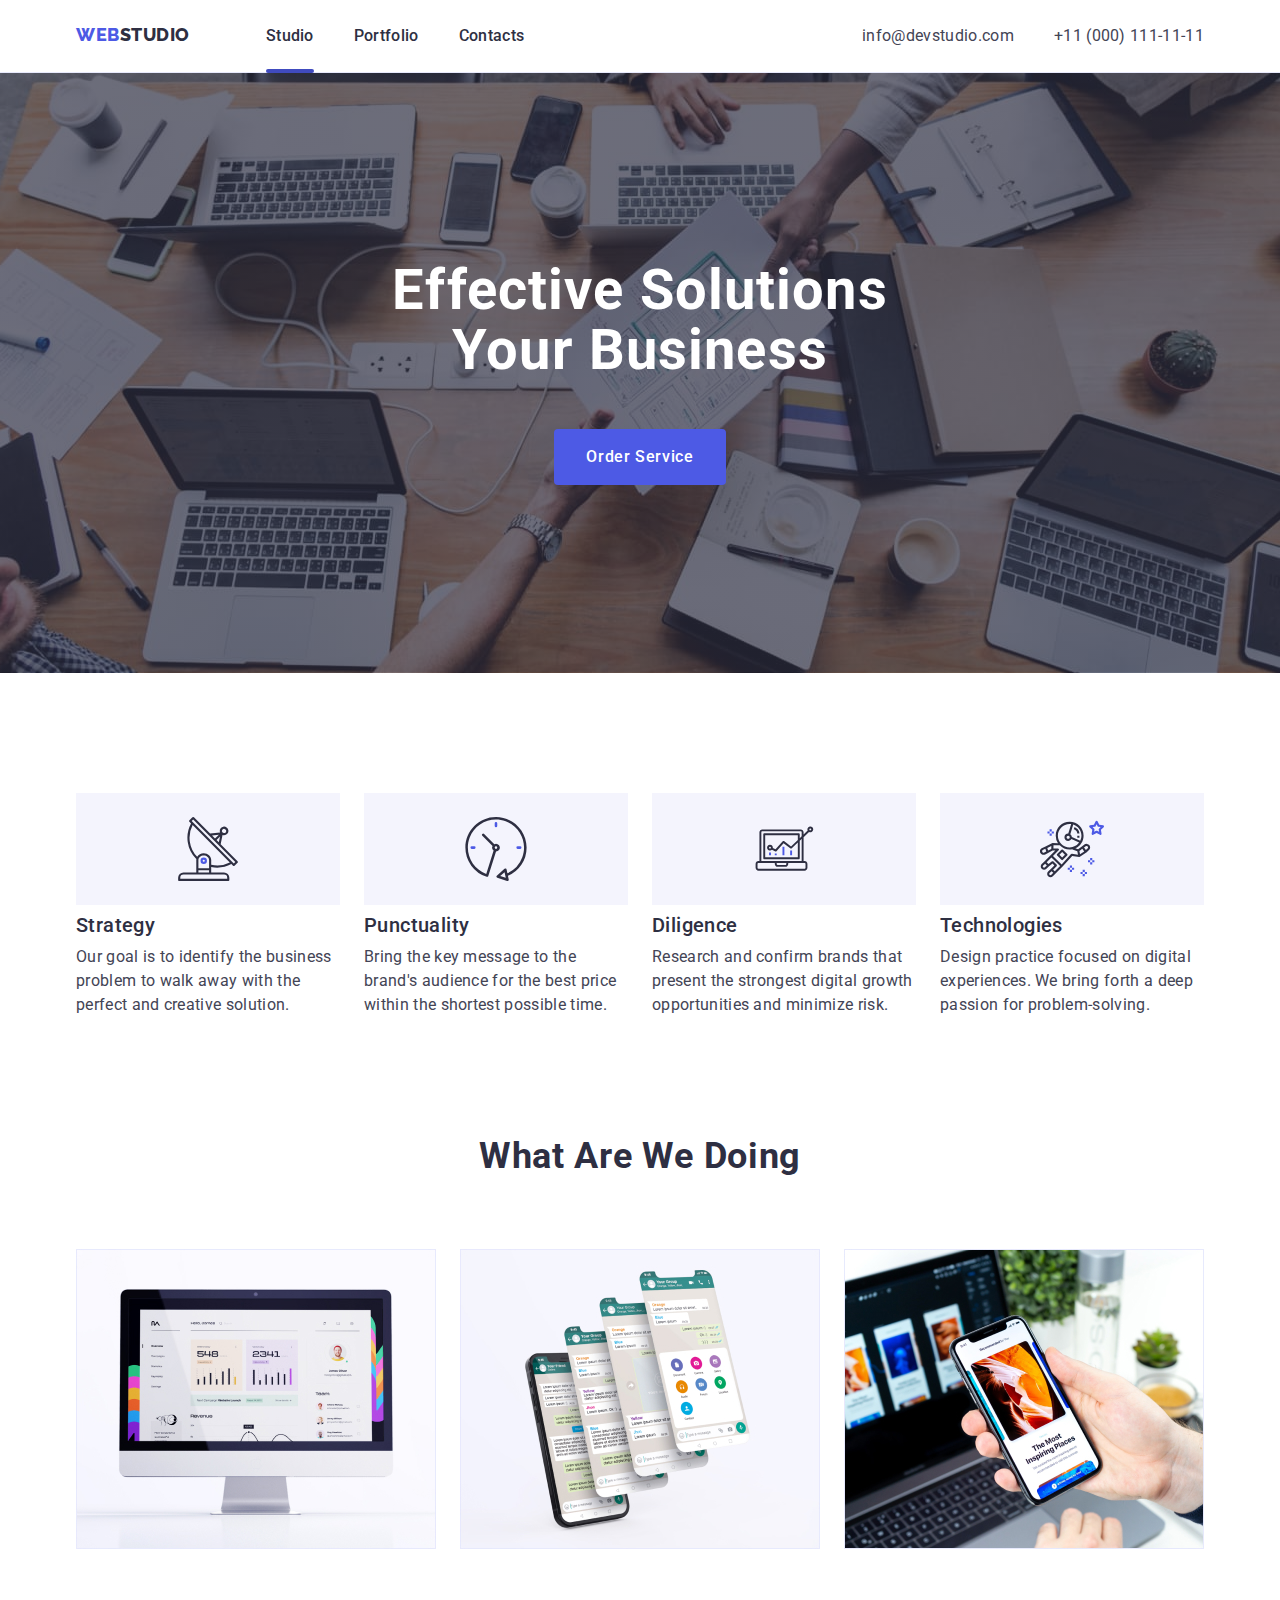
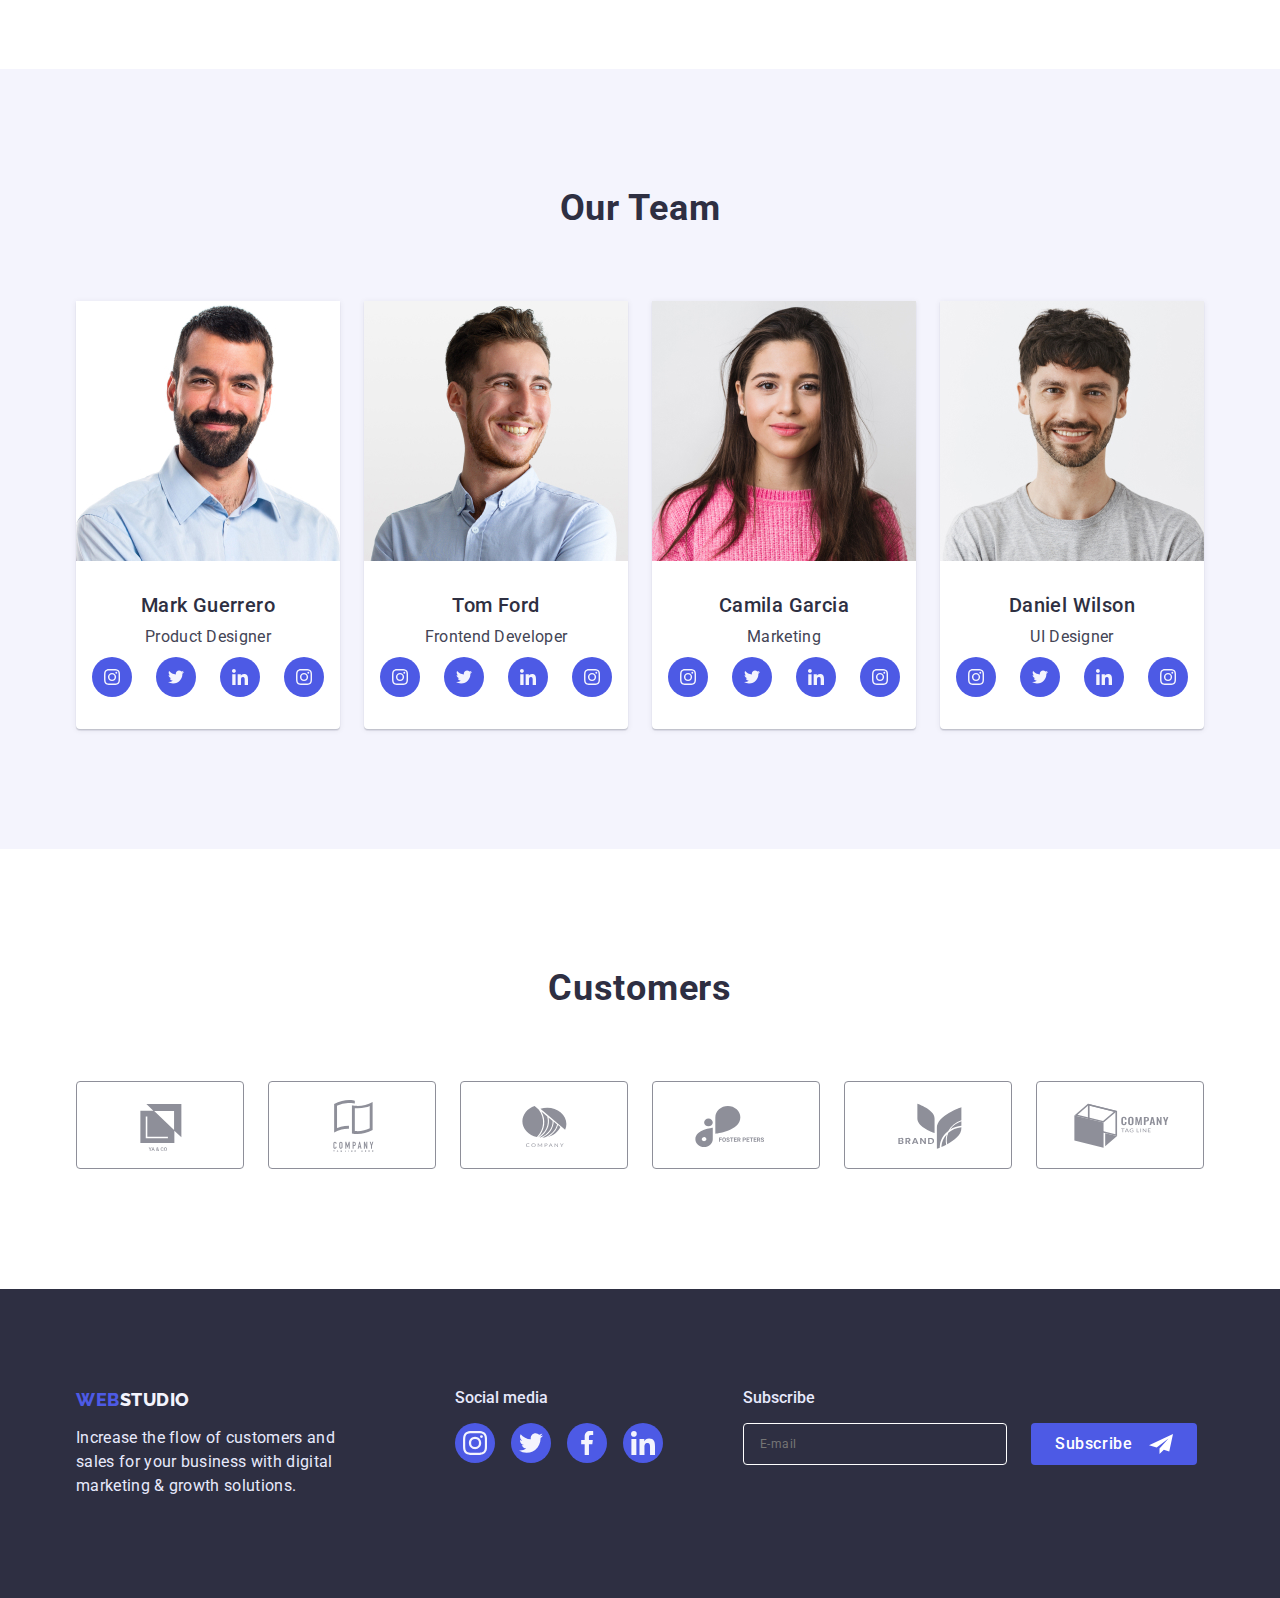
<file: index.html>
<!DOCTYPE html>
<html lang="en">

<head>
  <meta charset="UTF-8" />
  <meta http-equiv="X-UA-Compatible" content="IE=edge" />
  <meta name="viewport" content="width=device-width, initial-scale=1.0" />

  <link rel="preconnect" href="https://fonts.googleapis.com" />
  <link rel="preconnect" href="https://fonts.gstatic.com" crossorigin />
  <link href="https://fonts.googleapis.com/css2?family=Raleway:wght@800&family=Roboto:wght@400;500;700;900&display=swap"
    rel="stylesheet" />

  <link rel="stylesheet"
    href="https://cdnjs.cloudflare.com/ajax/libs/modern-normalize/1.1.0/modern-normalize.min.css" />

  <link rel="stylesheet" href="./css/style.css" />

  <title>Document</title>
</head>

<body>
  <!-- header -->
  <header class="header">
    <div class="container main-nav">
      <nav class="header-nav">
        <a href="./index.html" class="header-logo link active-page">Web<span class="header-logo-color">Studio</span></a>
        <ul class="header-nav-list list">
          <li class="header-item">
            <a href="./index.html" class="header-item-link link active-page">Studio</a>
          </li>
          <li class="header-item">
            <a href="./portfolio.html" class="header-item-link link">Portfolio</a>
          </li>
          <li class="header-item">
            <a href="" class="header-item-link link">Contacts</a>
          </li>
        </ul>
      </nav>
      <!-- header-contacts -->
      <address class="auth-nav">
        <ul class="auth-nav-list list">
          <li class="auth-nav-item">
            <a href="mailto:info@devstudio.com" class="auth-nav-link link">info@devstudio.com</a>
          </li>
          <li class="auth-nav-item">
            <a href="tel:+110001111111" class="auth-nav-link link">+11 (000) 111-11-11</a>
          </li>
        </ul>
      </address>
    </div>
  </header>
  <main>
    <!-- hero -->
    <section class="hero">
      <div class="container">
        <h1 class="hero-title">
          Effective Solutions <br />
          Your Business
        </h1>
        <button data-modal-open type="button" class="hero-btn">Order Service</button>
      </div>
    </section>

    <div data-modal class="backdrop is-hidden">
      <div class="modal">
        <button type="button" data-modal-close class="backdrop-button">
          <svg class="svg-btn-close" width="8" height="8">
            <use href="./images/icons.svg#icon-close-black-18dp"></use>
          </svg>
        </button>
        <p class="modal-title">Leave your contacts and we will call you back</p>
        <form class="modal-form">
          <label class="modal-form-field">
            <label class="modal-label">
              <span class="modal-label-title">Name</span>
              <span class="input-wrap">
                <input type="text" name="user-name" class="modal-input" required />
                <svg class="modal-icon" width="18" height="18">
                  <use href="./images/icons.svg#icon-person-black-18dp-1-1"></use>
                </svg>
              </span>
            </label>
            <label class="modal-label">
              <span class="modal-label-title">Phone</span>
              <span class="input-wrap">
                <input type="tel" name="user-phone" class="modal-input">
                <svg class="modal-icon" width="18" height="24">
                  <use href="./images/icons.svg#icon-phone-black-18dp-1"></use>
                </svg>
              </span>
            </label>
            <label class="modal-label">
              <span class="modal-label-title">Email</span>
              <span class="input-wrap">
                <input type="email" name="user-email" class="modal-input">
                <svg class="modal-icon" width="18" height="24">
                  <use href="./images/icons.svg#icon-email-black-18dp-1"></use>
                </svg>
              </span>
            </label>
            <label class="modal-label">
              <span class="modal-label-title">Comment</span>
              <span class="input-wrap textarea">
                <textarea name="user-comment" class="modal-textarea" placeholder="Text input"></textarea>
              </span>
            </label>
            <div class="modal-field">
              <input type="checkbox" id="privacy" name="privacy" value="true" class="input-check is-hidden">
              <label for="privacy" class="check-text">
                <span>
                  <svg class="check-icon" width="10" height="8">
                    <use href="./images/icons.svg#icon-Vector-1"></use>
                  </svg>
                </span>
               I accept the terms and conditions of the &nbsp<a href="" class="checkbox-link">Privacy Policy</a></label>
            </div>

            <button type="submit" class="modal-button">Send</button>


          </label>
        </form>
      </div>
    </div>

    <!-- section-1 -->

    <section class="section">
      <div class="container ">
        <h2 hidden class="section-title">features</h2>
        <ul class="features list">
          <li class="features-item">
            <a class="features-item-link link" href="">
              <svg class="features-icon" width="64" height="64">
                <use href="./images/icons.svg#icon-strategy"></use>
              </svg>
            </a>
            <h3 class="title">Strategy</h3>
            <p class="description">
              Our goal is to identify the business problem to walk away with
              the perfect and creative solution.
            </p>
          </li>
          <li class="features-item">
            <a class="features-item-link link" href="">
              <svg class="features-icon" width="64" height="64">
                <use href="./images/icons.svg#icon-punctuality"></use>
              </svg>
            </a>
            <h3 class="title">Punctuality</h3>
            <p class="description">
              Bring the key message to the brand's audience for the best price
              within the shortest possible time.
            </p>
          </li>
          <li class="features-item">
            <a class="features-item-link link" href="">
              <svg class="features-icon" width="64" height="64">
                <use href="./images/icons.svg#icon-diligence"></use>
              </svg>
            </a>
            <h3 class="title">Diligence</h3>
            <p class="description">
              Research and confirm brands that present the strongest digital
              growth opportunities and minimize risk.
            </p>
          </li>
          <li class="features-item">
            <a class="features-item-link link" href="">
              <svg class="features-icon" width="64" height="64">
                <use href="./images/icons.svg#icon-technologies"></use>
              </svg>
            </a>
            <h3 class="title">Technologies</h3>
            <p class="description">
              Design practice focused on digital experiences. We bring forth a
              deep passion for problem-solving.
            </p>
          </li>
        </ul>
      </div>
    </section>

    <!-- section-2 -->

    <section class="section no-padding">
      <div class="container">
        <h2 class="section-title">What are we doing</h2>
        <ul class="work-list list">
          <li class="work-list-item">
            <img src="./images/img1.jpg" alt="analitics" width="360" height="300" />
          </li>
          <li class="work-list-item">
            <img src="./images/img2.jpg" alt="massangers" width="360" height="300" />
          </li>
          <li class="work-list-item">
            <img src="./images/img3.jpg" alt="recomended for you" width="360" height="300" />
          </li>
        </ul>
      </div>
    </section>

    <!-- section-3 -->

    <section class="section team">
      <div class="container">
        <h2 class="section-title">Our Team</h2>
        <ul class="worker list">
          <li class="worker-list">
            <img src="./images/img4.jpg" alt="Mark Guerrero" width="264" height="260" />
            <div class="worker-item-description">
              <h3 class="title">Mark Guerrero</h3>
              <p class="description">Product Designer</p>
              <ul class="worker-soc-list list">
                <li class="worker-soc-item">
                  <a class="worker-soc-link link" href="">
                    <svg class="worker-soc-icon" width="16" height="16">
                      <use href="./images/icons.svg#icon-instagram"></use>
                    </svg>
                  </a>
                </li>
                <li class="worker-soc-item">
                  <a class="worker-soc-link link" href="">
                    <svg class="worker-soc-icon" width="16" height="16">
                      <use href="./images/icons.svg#icon-twitter"></use>
                    </svg>
                  </a>
                </li>
                <li class="worker-soc-item">
                  <a class="worker-soc-link link" href="">
                    <svg class="worker-soc-icon" width="16" height="16">
                      <use href="./images/icons.svg#icon-linkedin"></use>
                    </svg>
                  </a>
                </li>
                <li class="worker-soc-item">
                  <a class="worker-soc-link link" href="">
                    <svg class="worker-soc-icon" width="16" height="16">
                      <use href="./images/icons.svg#icon-instagram"></use>
                    </svg>
                  </a>
                </li>
              </ul>
            </div>
          </li>
          <li class="worker-list">
            <img src="./images/img5.jpg" alt="Tom Ford" width="264" height="260" />
            <div class="worker-item-description">
              <h3 class="title">Tom Ford</h3>
              <p class="description">Frontend Developer</p>
              <ul class="worker-soc-list list">
                <li class="worker-soc-item">
                  <a class="worker-soc-link link" href="">
                    <svg class="worker-soc-icon" width="16" height="16">
                      <use href="./images/icons.svg#icon-instagram"></use>
                    </svg>
                  </a>
                </li>
                <li class="worker-soc-item">
                  <a class="worker-soc-link link" href="">
                    <svg class="worker-soc-icon" width="16" height="16">
                      <use href="./images/icons.svg#icon-twitter"></use>
                    </svg>
                  </a>
                </li>
                <li class="worker-soc-item">
                  <a class="worker-soc-link link" href="">
                    <svg class="worker-soc-icon" width="16" height="16">
                      <use href="./images/icons.svg#icon-linkedin"></use>
                    </svg>
                  </a>
                </li>
                <li class="worker-soc-item">
                  <a class="worker-soc-link link" href="">
                    <svg class="worker-soc-icon" width="16" height="16">
                      <use href="./images/icons.svg#icon-instagram"></use>
                    </svg>
                  </a>
                </li>
              </ul>
            </div>
          </li>
          <li class="worker-list">
            <img src="./images/img6.jpg" alt="Camila Garcia" width="264" height="260" />
            <div class="worker-item-description">
              <h3 class="title">Camila Garcia</h3>
              <p class="description">Marketing</p>
              <ul class="worker-soc-list list">
                <li class="worker-soc-item">
                  <a class="worker-soc-link link" href="">
                    <svg class="worker-soc-icon" width="16" height="16">
                      <use href="./images/icons.svg#icon-instagram"></use>
                    </svg>
                  </a>
                </li>
                <li class="worker-soc-item">
                  <a class="worker-soc-link link" href="">
                    <svg class="worker-soc-icon" width="16" height="16">
                      <use href="./images/icons.svg#icon-twitter"></use>
                    </svg>
                  </a>
                </li>
                <li class="worker-soc-item">
                  <a class="worker-soc-link link" href="">
                    <svg class="worker-soc-icon" width="16" height="16">
                      <use href="./images/icons.svg#icon-linkedin"></use>
                    </svg>
                  </a>
                </li>
                <li class="worker-soc-item">
                  <a class="worker-soc-link link" href="">
                    <svg class="worker-soc-icon" width="16" height="16">
                      <use href="./images/icons.svg#icon-instagram"></use>
                    </svg>
                  </a>
                </li>
              </ul>
            </div>
          </li>
          <li class="worker-list">
            <img src="./images/img7.jpg" alt="Daniel Wilson" width="264" height="260" />
            <div class="worker-item-description">
              <h3 class="title">Daniel Wilson</h3>
              <p class="description">UI Designer</p>
              <ul class="worker-soc-list list">
                <li class="worker-soc-item">
                  <a class="worker-soc-link link" href="">
                    <svg class="worker-soc-icon" width="16" height="16">
                      <use href="./images/icons.svg#icon-instagram"></use>
                    </svg>
                  </a>
                </li>
                <li class="worker-soc-item">
                  <a class="worker-soc-link link" href="">
                    <svg class="worker-soc-icon" width="16" height="16">
                      <use href="./images/icons.svg#icon-twitter"></use>
                    </svg>
                  </a>
                </li>
                <li class="worker-soc-item">
                  <a class="worker-soc-link link" href="">
                    <svg class="worker-soc-icon" width="16" height="16">
                      <use href="./images/icons.svg#icon-linkedin"></use>
                    </svg>
                  </a>
                </li>
                <li class="worker-soc-item">
                  <a class="worker-soc-link link" href="">
                    <svg class="worker-soc-icon" width="16" height="16">
                      <use href="./images/icons.svg#icon-instagram"></use>
                    </svg>
                  </a>
                </li>
              </ul>
            </div>
          </li>
        </ul>
      </div>
    </section>

    <!-- Customers -->

    <section class="section">
      <div class="container">
        <h2 class="section-title">Customers</h2>
        <ul class="customers list">
          <li class="customers-list-item">
            <a class="customers-link link" href="">
              <svg class="customers-icon" width="104" height="56">
                <use href="./images/icons.svg#icon-Logo"></use>
              </svg>
            </a>
          </li>
          <li class="customers-list-item">
            <a class="customers-link link" href="">
              <svg class="customers-icon" width="104" height="56">
                <use href="./images/icons.svg#icon-Logo-1"></use>
              </svg>
            </a>
          </li>
          <li class="customers-list-item">
            <a class="customers-link link" href="">
              <svg class="customers-icon" width="104" height="56">
                <use href="./images/icons.svg#icon-Logo-2"></use>
              </svg>
            </a>
          </li>
          <li class="customers-list-item">
            <a class="customers-link link" href="">
              <svg class="customers-icon" width="104" height="56">
                <use href="./images/icons.svg#icon-Logo-3"></use>
              </svg>
            </a>
          </li>
          <li class="customers-list-item">
            <a class="customers-link link" href="">
              <svg class="customers-icon" width="104" height="56">
                <use href="./images/icons.svg#icon-Logo-4"></use>
              </svg>
            </a>
          </li>
          <li class="customers-list-item">
            <a class="customers-link link" href="">
              <svg class="customers-icon" width="104" height="56">
                <use href="./images/icons.svg#icon-Logo-5"></use>
              </svg>
            </a>
          </li>
        </ul>
      </div>
    </section>

  </main>
  <!-- footer -->

  <footer class="footer">
    <div class="container-footer container">
      <div class="logo">
        <a href="./index.html" class="footer-logo link">Web<span class="logo-footer">Studio</span></a>
        <p class="description">
          Increase the flow of customers and <br>sales for your business with
          digital <br>marketing & growth solutions.
        </p>
      </div>
      <div class="footer-soc">
        <p class="footer-soc-description">Social media</p>
        <ul class="footer-soc-list list">
          <li class="footer-soc-item">
            <a class="footer-soc-link link" href="">
              <svg class="footer-soc-icon" width="24" height="24">
                <use href="./images/icons.svg#icon-instagram"></use>
              </svg>
            </a>
          </li>
          <li class="footer-soc-item">
            <a class="footer-soc-link link" href="">
              <svg class="footer-soc-icon" width="24" height="24">
                <use href="./images/icons.svg#icon-twitter"></use>
              </svg>
            </a>
          </li>
          <li class="footer-soc-item">
            <a class="footer-soc-link link" href="">
              <svg class="footer-soc-icon" width="24" height="24">
                <use href="./images/icons.svg#icon-facebook"></use>
              </svg>
            </a>
          </li>
          <li class="footer-soc-item">
            <a class="footer-soc-link link" href="">
              <svg class="footer-soc-icon" width="24" height="24">
                <use href="./images/icons.svg#icon-linkedin"></use>
              </svg>
            </a>
          </li>
        </ul>
      </div>
      <div class="footer-sub-form">
      <p class="subscribe-text">Subscribe</p>
      <form class="footer-subscribe">
        <input type="email" id="subscribe" name="subscribe" placeholder="E-mail" class="input-subscribe">
        <button type="submit" class="footer-subscribe-button">Subscribe 
          <svg class="footer-button-icon" width="24" height="24">
          <use href="./images/icons.svg#icon-Frame-3"></use>
        </svg>
    </button>
      </form>
    </div>
    </div>
  </footer>
  <script src="./js/modal.js"></script>
</body>

</html>
</file>
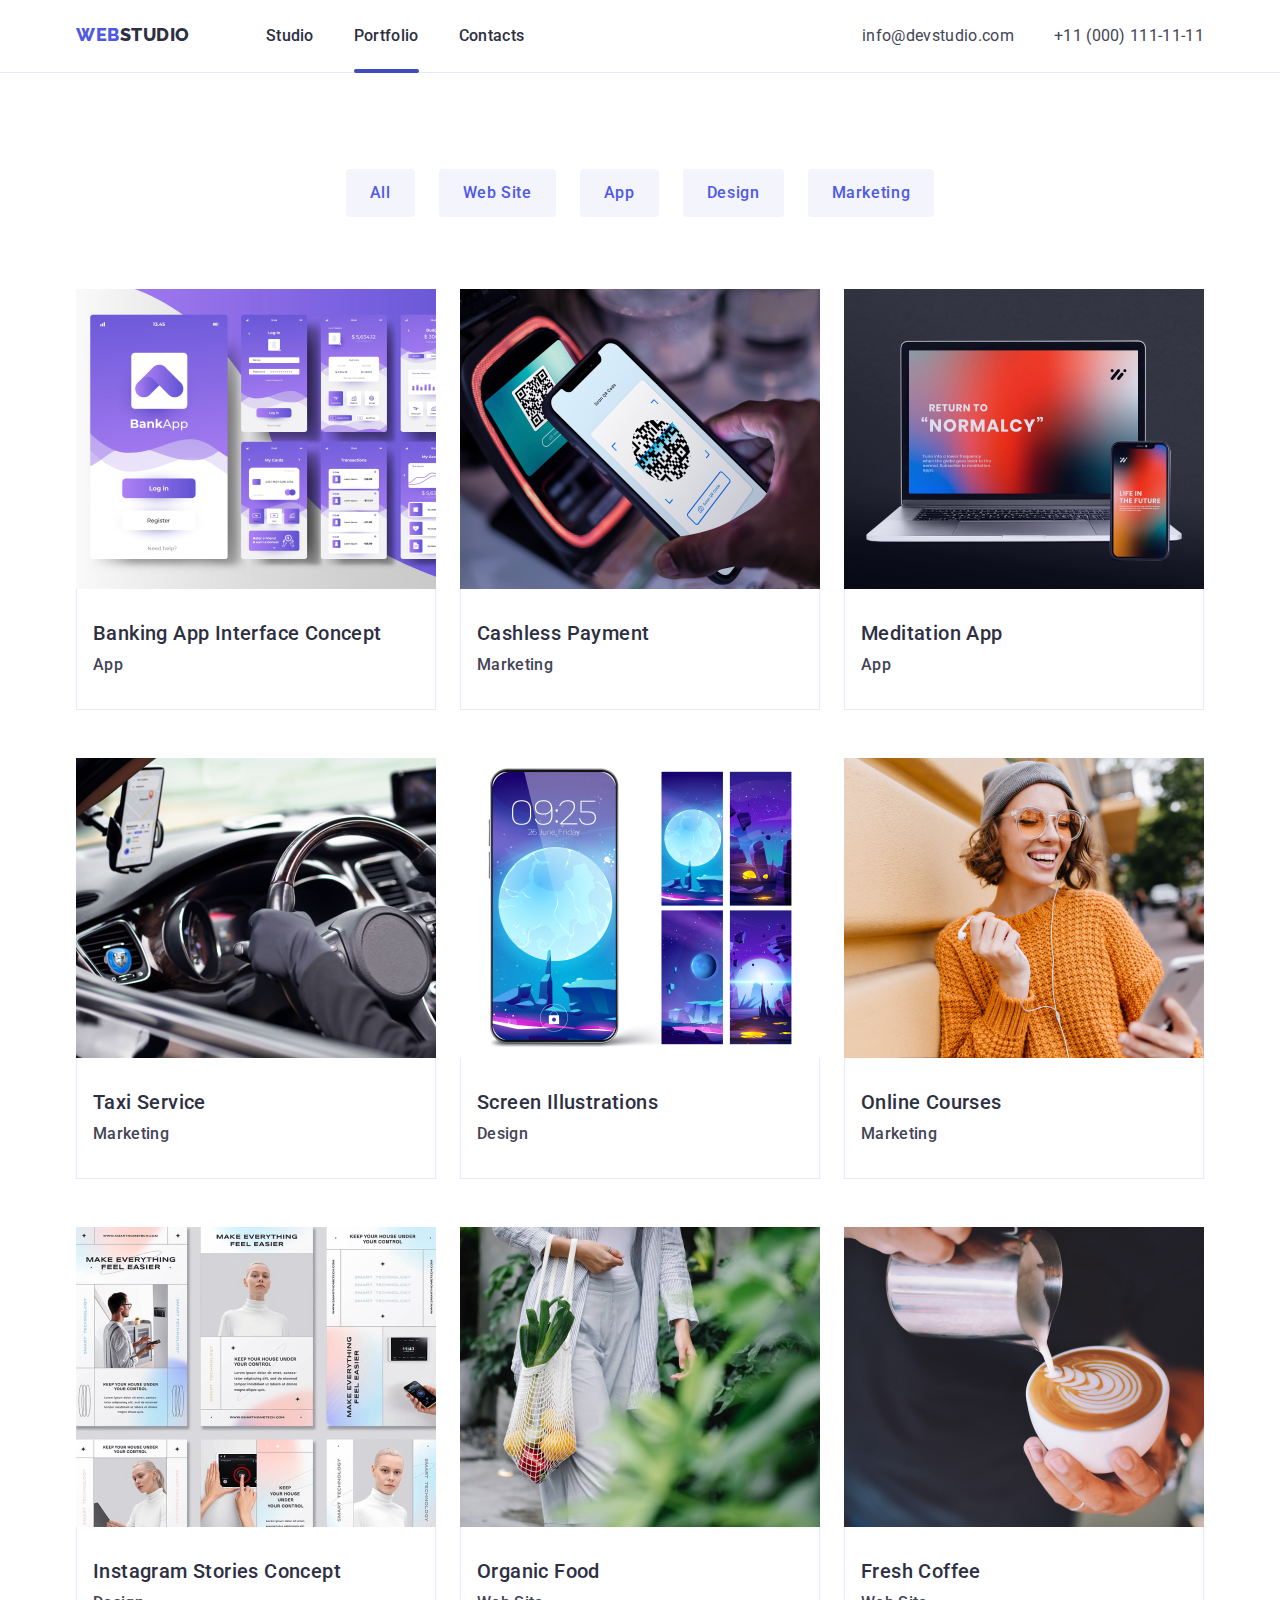
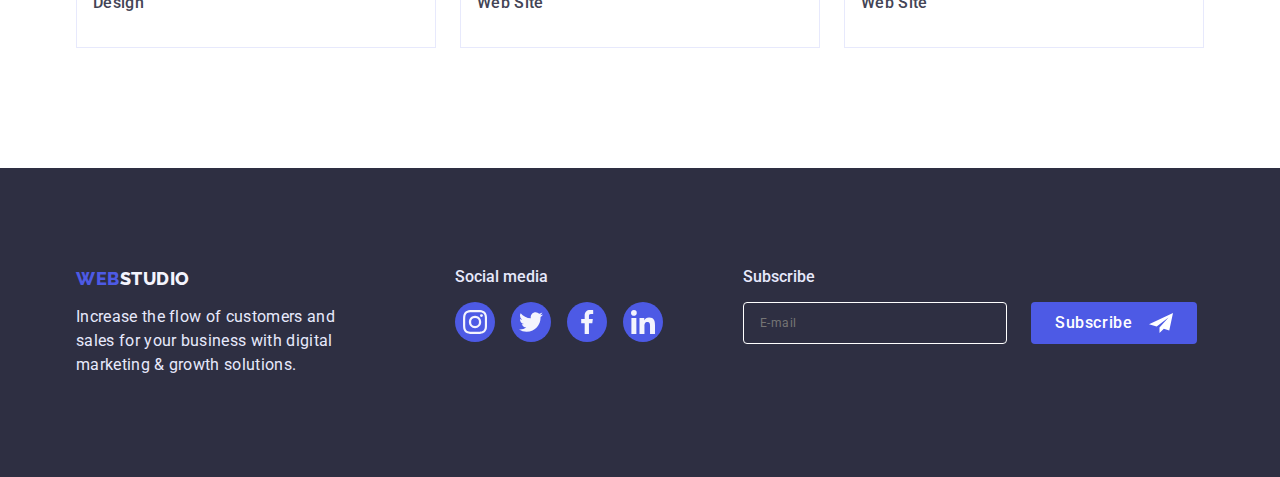
<file: portfolio.html>
<!DOCTYPE html>
<html lang="en">

<head>
  <meta charset="UTF-8" />
  <meta http-equiv="X-UA-Compatible" content="IE=edge" />
  <meta name="viewport" content="width=device-width, initial-scale=1.0" />

  <link rel="preconnect" href="https://fonts.googleapis.com" />
  <link rel="preconnect" href="https://fonts.gstatic.com" crossorigin />
  <link href="https://fonts.googleapis.com/css2?family=Raleway:wght@800&family=Roboto:wght@400;500;700;900&display=swap"
    rel="stylesheet" />

  <link rel="stylesheet"
    href="https://cdnjs.cloudflare.com/ajax/libs/modern-normalize/1.1.0/modern-normalize.min.css" />

  <link rel="stylesheet" href="./css/style.css" />

  <title>Portfolio</title>
</head>

<body>
  <!-- header -->
  <header class="header">
    <div class="container main-nav">
      <nav class="header-nav">
        <a href="./index.html" class="header-logo link">Web<span class="header-logo-color">Studio</span></a>
        <ul class="header-nav-list list">
          <li class="header-item">
            <a href="./index.html" class="header-item-link link">Studio</a>
          </li>
          <li class="header-item">
            <a href="./portfolio.html" class="header-item-link link active-page">Portfolio</a>
          </li>
          <li class="header-item">
            <a href="" class="header-item-link link">Contacts</a>
          </li>
        </ul>
      </nav>
      <!-- header-contacts -->
      <address class="auth-nav">
        <ul class="auth-nav-list list">
          <li class="auth-nav-item">
            <a href="mailto:info@devstudio.com" class="auth-nav-link link">info@devstudio.com</a>
          </li>
          <li class="auth-nav-item">
            <a href="tel:+110001111111" class="auth-nav-link link">+11 (000) 111-11-11</a>
          </li>
        </ul>
      </address>
    </div>
  </header>
  <main>
    <!-- filters -->
    <section class="portfolio-photo">
      <div class="container">
        <h1 hidden>Photo</h1>
        <ul class="portfolio-filters list">
          <li class="portfolio-filters-item">
            <button type="button" class="btn-filters">All</button>
          </li>
          <li class="portfolio-filters-item">
            <button type="button" class="btn-filters">Web Site</button>
          </li>
          <li class="portfolio-filters-item">
            <button type="button" class="btn-filters">App</button>
          </li>
          <li class="portfolio-filters-item">
            <button type="button" class="btn-filters">Design</button>
          </li>
          <li class="portfolio-filters-item">
            <button type="button" class="btn-filters">Marketing</button>
          </li>
        </ul>
        <!-- row-1 -->
        <ul class="portfolio list">
          <li class="portfolio-item">
            <a href="" class="portfolio-item-link link">
              <div class="portfolio-img">
                <img src="./images-portfolio/img1.jpg" alt="App" width="360" height="300" />
                <div class="portfolio-item-overlay">
                  <p>14 Stylish and User-Friendly App Design Concepts · Task Manager App · Calorie Tracker App · Exotic
                    Fruit Ecommerce App ·
                    Cloud Storage App</p>
                </div>
              </div>
              <div class="porfolio-item-description">
                <h2 class="title">Banking App Interface Concept</h2>
                <p class="description">App</p>
              </div>
            </a>
          </li>
          <li class="portfolio-item">
            <a href="" class="portfolio-item-link link">
              <div class="portfolio-img">
                <img src="./images-portfolio/img2.jpg" alt="Marketing" width="360" height="300" />
                <div class="portfolio-item-overlay">
                  <p>14 Stylish and User-Friendly App Design Concepts · Task Manager App · Calorie Tracker App · Exotic
                    Fruit Ecommerce App ·
                    Cloud Storage App</p>
                </div>
              </div>
              <div class="porfolio-item-description">
                <h2 class="title">Cashless Payment</h2>
                <p class="description">Marketing</p>
              </div>
            </a>
          </li>
          <li class="portfolio-item">
            <a href="" class="portfolio-item-link link">
              <div class="portfolio-img">
                <img src="./images-portfolio/img3.jpg" alt="Meditaion App" width="360" height="300" />
                <div class="portfolio-item-overlay">
                  <p>14 Stylish and User-Friendly App Design Concepts · Task Manager App · Calorie Tracker App · Exotic
                    Fruit Ecommerce App ·
                    Cloud Storage App</p>
                </div>
              </div>
              <div class="porfolio-item-description">
                <h2 class="title">Meditation App</h2>
                <p class="description">App</p>
              </div>
            </a>
          </li>
          <!-- row-2 -->
          <li class="portfolio-item">
            <a href="" class="portfolio-item-link link">
              <div class="portfolio-img">
                <img src="./images-portfolio/img4.jpg" alt="Taxi Service" width="360" height="300" />
                <div class="portfolio-item-overlay">
                  <p>14 Stylish and User-Friendly App Design Concepts · Task Manager App · Calorie Tracker App · Exotic
                    Fruit Ecommerce App ·
                    Cloud Storage App</p>
                </div>
              </div>
              <div class="porfolio-item-description">
                <h2 class="title">Taxi Service</h2>
                <p class="description">Marketing</p>
              </div>
            </a>
          </li>
          <li class="portfolio-item">
            <a href="" class="portfolio-item-link link">
              <div class="portfolio-img"><img src="./images-portfolio/img5.jpg" alt="Screen Illustrations" width="360"
                  height="300" />
                <div class="portfolio-item-overlay">
                  <p>14 Stylish and User-Friendly App Design Concepts · Task Manager App · Calorie Tracker App · Exotic
                    Fruit Ecommerce App ·
                    Cloud Storage App</p>
                </div>
              </div>
              <div class="porfolio-item-description">
                <h2 class="title">Screen Illustrations</h2>
                <p class="description">Design</p>
              </div>
            </a>
          </li>
          <li class="portfolio-item">
            <a href="" class="portfolio-item-link link">
              <div class="portfolio-img"><img src="./images-portfolio/img6.jpg" alt="Online Courses" width="360"
                  height="300" />
                <div class="portfolio-item-overlay">
                  <p>14 Stylish and User-Friendly App Design Concepts · Task Manager App · Calorie Tracker App · Exotic
                    Fruit Ecommerce App ·
                    Cloud Storage App</p>
                </div>
              </div>
              <div class="porfolio-item-description">
                <h2 class="title">Online Courses</h2>
                <p class="description">Marketing</p>
              </div>
            </a>
          </li>
          <!-- row-3 -->
          <li class="portfolio-item">
            <a href="" class="portfolio-item-link link">
              <div class="portfolio-img">
                <img src="./images-portfolio/img7.jpg" alt="Instagram Stories Concept" width="360" height="300" />
                <div class="portfolio-item-overlay">
                  <p>14 Stylish and User-Friendly App Design Concepts · Task Manager App · Calorie Tracker App · Exotic
                    Fruit Ecommerce App ·
                    Cloud Storage App</p>
                </div>
              </div>
              <div class="porfolio-item-description">
                <h2 class="title">Instagram Stories Concept</h2>
                <p class="description">Design</p>
              </div>
            </a>
          </li>
          <li class="portfolio-item">
            <a href="" class="portfolio-item-link link">
              <div class="portfolio-img">
                <img src="./images-portfolio/img8.jpg" alt="Organic Food" width="360" height="300" />
                <div class="portfolio-item-overlay">
                  <p>14 Stylish and User-Friendly App Design Concepts · Task Manager App · Calorie Tracker App · Exotic
                    Fruit Ecommerce App ·
                    Cloud Storage App</p>
                </div>
              </div>
              <div class="porfolio-item-description">
                <h2 class="title">Organic Food</h2>
                <p class="description">Web Site</p>
              </div>
            </a>
          </li>
          <li class="portfolio-item">
            <a href="" class="portfolio-item-link link">
              <div class="portfolio-img">
                <img src="./images-portfolio/img9.jpg" alt="Fresh Coffee" width="360" height="300" />
                <div class="portfolio-item-overlay">
                  <p>14 Stylish and User-Friendly App Design Concepts · Task Manager App · Calorie Tracker App · Exotic
                    Fruit Ecommerce App ·
                    Cloud Storage App</p>
                </div>
              </div>
              <div class="porfolio-item-description">
                <h2 class="title">Fresh Coffee</h2>
                <p class="description">Web Site</p>
              </div>
            </a>
          </li>
        </ul>
      </div>
    </section>
  </main>
  <!-- footer -->
  <footer class="footer">
    <div class="container-footer container">
      <div class="logo">
        <a href="./index.html" class="footer-logo link">Web<span class="logo-footer">Studio</span></a>
        <p class="description">
          Increase the flow of customers and <br>sales for your business with
          digital <br>marketing & growth solutions.
        </p>
      </div>
      <div class="footer-soc">
        <p class="footer-soc-description">Social media</p>
        <ul class="footer-soc-list list">
          <li class="footer-soc-item">
            <a class="footer-soc-link link" href="">
              <svg class="footer-soc-icon" width="24" height="24">
                <use href="./images/icons.svg#icon-instagram"></use>
              </svg>
            </a>
          </li>
          <li class="footer-soc-item">
            <a class="footer-soc-link link" href="">
              <svg class="footer-soc-icon" width="24" height="24">
                <use href="./images/icons.svg#icon-twitter"></use>
              </svg>
            </a>
          </li>
          <li class="footer-soc-item">
            <a class="footer-soc-link link" href="">
              <svg class="footer-soc-icon" width="24" height="24">
                <use href="./images/icons.svg#icon-facebook"></use>
              </svg>
            </a>
          </li>
          <li class="footer-soc-item">
            <a class="footer-soc-link link" href="">
              <svg class="footer-soc-icon" width="24" height="24">
                <use href="./images/icons.svg#icon-linkedin"></use>
              </svg>
            </a>
          </li>
        </ul>
      </div>
      <div class="footer-sub-form">
        <p class="subscribe-text">Subscribe</p>
        <form class="footer-subscribe">
          <input type="email" id="subscribe" name="subscribe" placeholder="E-mail" class="input-subscribe">
          <button type="submit" class="footer-subscribe-button">Subscribe 
            <svg class="footer-button-icon" width="24" height="24">
            <use href="./images/icons.svg#icon-Frame-3"></use>
          </svg>
      </button>
        </form>
      </div>
    </div>
  </footer>
</body>

</html>
</file>
<file: css/style.css>
/* Styles for index.html */

:root {
  --logo-text-color: #4d5ae5;
  --logo-text-studio-color: #2e2f42;
  --title-text-color: #2e2f42;
  /* NAVY BLUE */
  --hero-text-color: #ffffff;
  --link-text-active-color: #404bbf;
  --hero-backround-color: #2e2f42;
  --description-text-color: #434455;
  --footer-description-text-color: #e7e9fc;
  --adress-link-text-color: #434455;
  --btn-text-color: #ffffff;
  --btn-backroubd-color: #4d5ae5;
  --team-list-backround-color: #ffffff;
  --team-backround-color: #f4f4fd;
  --btn-filters-backround-color: #f4f4fd;
  --btn-filters-text-color: #4d5ae5;
  --btn-filters-active-backround-color: #404bbf;
  --btn-filters-active-text-color: #ffffff;
  --background-color-features-item: #f4f4fd;
  --bc-worker-icon: #4d5ae5;
}

body {
  font-family: "Roboto", sans-serif;
  font-style: normal;
  color: #434455;
}

/* Utilities */
.list {
  list-style: none;
  padding: 0;
  margin: 0;
}

.container {
  margin-left: auto;
  margin-right: auto;
  width: 1158px;
  padding-left: 15px;
  padding-right: 15px;
}

/* header */
.header {
  border-bottom: 1px solid #e7e9fc;
}

.main-nav {
  display: flex;
  align-items: center;
}

.header-logo {
  padding-top: 24px;
  padding-bottom: 24px;
}

.header-logo.link,
.footer-logo.link {
  font-family: "Raleway", sans-serif;
  font-weight: 800;
  font-size: 18px;
  line-height: 1.17;
  letter-spacing: 0.03em;
  text-transform: uppercase;
  text-decoration: none;
  color: var(--logo-text-color);
}

.header-logo-color {
  color: var(--logo-text-studio-color);
}

.header-nav {
  display: flex;
}

.header-nav-list {
  display: flex;
  margin-left: 76px;
}

.header-item {
  margin-right: 40px;
  position: relative;
}

.header-item:last-child {
  margin-right: 0;
}

.header-item-link {
  display: flex;
  padding-top: 24px;
  padding-bottom: 24px;

  transition-property: color;
  transition-duration: 250ms;
  transition-timing-function: cubic-bezier(0.4, 0, 0.2, 1);
}

.link {
  font-weight: 500;
  font-size: 16px;
  line-height: 1.5;
  letter-spacing: 0.02em;
  text-decoration: none;
  color: var(--hero-backround-color);
}

.auth-nav {
  font-style: normal;
  margin-left: auto;
}

.auth-nav-list {
  display: flex;
}

.auth-nav-item:not(:last-child) {
  margin-right: 40px;
}

.auth-nav .link {
  padding-top: 24px;
  padding-bottom: 24px;
  color: var(--adress-link-text-color);
  /* SLATE */
  font-weight: 400;
}

.header-item-link:hover,
.header-item-link:focus {
  color: var(--link-text-active-color);
}

.header-item-link::after {
  content: "";
  display: block;
  height: 4px;
  width: 100%;
  background-color: transparent;
  border-radius: 2px;
  position: absolute;
  top: 96%;
}

.active-page.header-item-link::after {
  background-color: #404bbf;
}

.auth-nav-link {
  transition-property: color;
  transition-duration: 250ms;
  transition-timing-function: cubic-bezier(0.4, 0, 0.2, 1);
}

.auth-nav-link:hover,
.auth-nav-link:focus {
  color: var(--link-text-active-color);
}

/* hero */
.hero {
  background-color: var(--hero-backround-color);
  text-align: center;
  padding-top: 188px;
  padding-bottom: 188px;
  background-image: linear-gradient(
      rgba(46, 47, 66, 0.7),
      rgba(46, 47, 66, 0.7)
    ),
    url(../images/people-office\ 1.jpeg);

  max-width: 1440px;
  margin-left: auto;
  margin-right: auto;
  background-size: cover;
  background-repeat: no-repeat;
  background-position: center;
}

.hero-title {
  margin-top: 0;
  margin-bottom: 48px;
  font-size: 56px;
  line-height: 1.07;
  letter-spacing: 0.02em;
  color: var(--hero-text-color);
}

.hero-btn {
  font-family: "Roboto", sans-serif;
  font-weight: 500;
  font-size: 16px;
  line-height: 1.5;
  letter-spacing: 0.04em;
  cursor: pointer;
  color: var(--btn-text-color);
  background-color: var(--btn-backroubd-color);
  border-radius: 4px;
  border: none;
  padding: 16px 32px;

  transition-property: background-color;
  transition-duration: 250ms;
  transition-timing-function: cubic-bezier(0.4, 0, 0.2, 1);
}

.hero-btn:hover {
  background-color: #404bbf;
}

.backdrop {
  position: fixed;
  top: 0;
  right: 0;
  width: 100%;
  height: 100%;
  background-color: rgba(46, 47, 66, 0.4);
  transition: opacity 300ms linear, visibility 300ms linear;
}

.is-hidden {
  opacity: 0;
  visibility: hidden;
  pointer-events: none;
}

.backdrop.is-hidden .modal {
  transform: translate(-50%, -50%) scaleY(0);
}

.modal {
  position: absolute;
  top: 50%;
  left: 50%;
  padding: 72px 24px 24px 24px;

  transform: translate(-50%, -50%) scaleY(1);
  transition: transform 300ms linear;

  min-width: 408px;
  min-height: 576px;

  background: #fcfcfc;
  box-shadow: 0px 1px 1px rgba(0, 0, 0, 0.14), 0px 1px 3px rgba(0, 0, 0, 0.12),
    0px 2px 1px rgba(0, 0, 0, 0.2);
  border-radius: 4px;
}

.backdrop-button {
  display: flex;
  position: absolute;
  width: 24px;
  height: 24px;
  top: 24px;
  right: 24px;
  cursor: pointer;
  background: #e7e9fc;
  border: 1px solid rgba(0, 0, 0, 0.1);
  border-radius: 50%;

  justify-content: center;
  align-items: center;
}

.backdrop-button:hover {
  border: none;
  background-color: #404bbf;
  fill: #ffffff;
}

.modal-title {
  font-weight: 500;
  font-size: 16px;
  line-height: 1.5;
  text-align: center;
  letter-spacing: 0.02em;
  margin: 0;
  margin-bottom: 27px;
}

.modal-input {
  width: 100%;
  height: 40px;
  background: #fcfcfc;
  border: 1px solid rgba(46, 47, 66, 0.4);
  border-radius: 4px;
  padding-left: 34px;
  outline: transparent;
}

.modal-input:focus {
  border-color: #4d5ae5;
}

.modal-input:focus + .modal-icon {
  fill: #4d5ae5;
}

.input-wrap {
  display: flex;
  position: relative;
  margin-bottom: 8px;
}

.modal-icon {
  position: absolute;
  left: 16px;
  top: 50%;
  transform: translateY(-50%);
}

.modal-button {
  display: block;
  font-weight: 500;
  font-size: 16px;
  line-height: 24px;

  padding: 16px 32px;
  width: 169px;

  align-items: center;
  text-align: center;
  letter-spacing: 0.04em;

  color: #ffffff;
  background: #4d5ae5;
  box-shadow: 0px 4px 4px rgba(0, 0, 0, 0.15);
  border-radius: 4px;
  border: none;
  cursor: pointer;
  margin-left: auto;
  margin-right: auto;

  transition-property: background-color;
  transition-duration: 250ms;
  transition-timing-function: cubic-bezier(0.4, 0, 0.2, 1);
}

.modal-button:hover {
  background-color: #404bbf;
}

.modal-label-title {
  display: block;
  margin-bottom: 4px;
  font-size: 12px;
  line-height: 1.17;
  letter-spacing: 0.04em;
  color: #8e8f99;
}

.modal-textarea {
  width: 100%;
  height: 120px;

  border: 1px solid rgba(46, 47, 66, 0.4);
  border-radius: 4px;
  padding: 8px 16px;
  outline: transparent;
  resize: none;
  font-weight: 400;
  font-size: 12px;
  line-height: 1.17;
  letter-spacing: 0.04em;
  color: rgba(46, 47, 66, 0.4);
}

.input-wrap.textarea {
  margin-bottom: 16px;
}

.modal-textarea:focus {
  border-color: #4d5ae5;
}

.modal-field {
  display: flex;
  font-weight: 400;
  font-size: 12px;
  line-height: 1.17;
  letter-spacing: 0.04em;
  color: #8e8f99;
  margin-bottom: 24px;
}

.input-check {
  position: absolute;
}

.check-text {
  display: flex;
  align-items: center;
}

.check-text span {
  width: 16px;
  height: 16px;
  border: 1px solid rgba(46, 47, 66, 0.4);
  border-radius: 2px;
  margin-right: 8px;
  display: flex;
  align-items: center;
  justify-content: center;
  fill: transparent;
}

.checkbox-link {
  color: #4d5ae5;
}

.input-check:checked + .check-text span {
  background-color: #404bbf;
  border: none;
  
}

/* sections */
.section {
  padding-top: 120px;
  padding-bottom: 120px;
}

.section.no-padding {
  padding-top: 0;
}

.section-title {
  margin-top: 0;
  margin-bottom: 72px;
  font-size: 36px;
  line-height: 1.11;
  text-transform: capitalize;
  text-align: center;
  letter-spacing: 0.02em;
  color: var(--title-text-color);
  /* NAVY BLUE */
}

/* features */

.features {
  display: flex;
}

.features-item:not(:last-child) {
  margin-right: 24px;
}

.features-item {
  width: 264px;
}

.features-item-link {
  display: flex;
  justify-content: center;
  align-items: center;
  height: 112px;
  background-color: var(--background-color-features-item);
  margin-bottom: 8px;
}

.title {
  margin-top: 0;
  margin-bottom: 0;
  padding-bottom: 8px;
  font-weight: 500;
  font-size: 20px;
  line-height: 1.2;
  letter-spacing: 0.02em;
  color: var(--title-text-color);
  /* NAVY BLUE */
}

.description {
  margin-top: 0;
  margin-bottom: 0;
  font-size: 16px;
  line-height: 1.5;
  /* or 150% */
  letter-spacing: 0.02em;
}

.features .description,
.portfolio-photo .description {
  color: var(--description-text-color);
  /* SLATE */
}

/* section 2 */

.work-list {
  display: flex;
}

.work-list-item:not(:last-child) {
  margin-right: 24px;
}

/* section 3 */
.team {
  background-color: var(--team-backround-color);
}

.worker {
  display: flex;
  text-align: center;
}

.worker-list:not(:last-child) {
  margin-right: 24px;
}

.worker-list {
  background-color: var(--team-list-backround-color);
  box-shadow: 0px 1px 6px rgba(46, 47, 66, 0.08),
    0px 1px 1px rgba(46, 47, 66, 0.16), 0px 2px 1px rgba(46, 47, 66, 0.08);
  border-radius: 0px 0px 4px 4px;
}

.worker.list {
  background-color: var(--team-backround-color);
}

.worker-item-description {
  padding: 32px 16px;
}

.worker-soc-list {
  display: flex;
  justify-content: center;
  gap: 24px;
  margin-top: 8px;
}

.worker-soc-item {
  width: 40px;
  height: 40px;
}

.worker-soc-link {
  display: flex;
  width: 100%;
  height: 100%;
  border-radius: 50%;
  background-color: var(--bc-worker-icon);
  align-items: center;
  justify-content: center;

  transition-property: background-color;
  transition-duration: 250ms;
  transition-timing-function: cubic-bezier(0.4, 0, 0.2, 1);
}

.worker-soc-link:hover,
.worker-soc-link:focus {
  background-color: #404bbf;
}

/* CUSTOMERS */

.customers {
  display: flex;
  gap: 24px;
}

.customers-list-item {
  display: flex;
  align-items: center;
  justify-content: center;
  width: 168px;
  height: 88px;
}

.customers-link {
  display: flex;
  width: 100%;
  height: 100%;
  align-items: center;
  justify-content: center;
  border: 1px solid #8e8f99;
  border-radius: 4px;
  fill: #8e8f99;

  transition-property: border-color, fill;
  transition-duration: 250ms;
  transition-timing-function: cubic-bezier(0.4, 0, 0.2, 1);
}

.customers-link:hover,
.customers-link:focus {
  border-color: #404bbf;
  fill: #404bbf;
}

/* footer */
.footer {
  background-color: var(--hero-backround-color);
  padding-top: 100px;
  padding-bottom: 100px;
}

.container-footer {
  display: flex;
  /* gap: 120px; */
}

.footer .description {
  margin-top: 16px;
  color: var(--footer-description-text-color);
  /* CORNFLOWER */
}

.logo-footer {
  color: #f4f4fd;
}

.footer-soc {
  background-color: var(--hero-backround-color);
  margin-left: 120px;
}

.footer-soc-description,
.subscribe-text {
  font-weight: 500;
  margin-top: 0;
  margin-bottom: 0;
  color: var(--footer-description-text-color);
}

.footer-soc-list {
  display: flex;
  gap: 16px;
  margin-top: 16px;
}

.footer-soc-list.list {
  background-color: var(--hero-backround-color);
}

.footer-soc-item {
  width: 40px;
  height: 40px;
}

.footer-soc-link {
  display: flex;
  width: 100%;
  height: 100%;
  border-radius: 50%;
  background-color: var(--bc-worker-icon);
  align-items: center;
  justify-content: center;

  transition-property: background-color;
  transition-duration: 250ms;
  transition-timing-function: cubic-bezier(0.4, 0, 0.2, 1);
}

.footer-soc-link:hover,
.footer-soc-link:focus {
  background-color: #31d0aa;
}

.footer-sub-form {
  margin-left: 80px;
}

.footer-subscribe {
  display: flex;
  gap: 24px;
}

.input-subscribe {
  display: block;
  font-weight: 400;
  font-size: 12px;
  line-height: 2;
  letter-spacing: 0.04em;
  color: #ffffff;
  background-color: var(--hero-backround-color);
  border: 1px solid #ffffff;
  border-radius: 4px;
  outline: transparent;

  width: 264px;
  padding-top: 8px;
  padding-bottom: 8px;
  padding-left: 16px;
  padding-right: 16px;
  margin-top: 16px;
}

.footer-subscribe-button {
  display: flex;
  gap: 16px;

  font-weight: 500;
  font-size: 16px;
  line-height: 1.5;
  letter-spacing: 0.04em;

  padding: 8px 24px;
  margin-top: 16px;
  justify-content: center;
  align-items: center;

  color: #ffffff;
  background: #4d5ae5;
  border: none;
  border-radius: 4px;
  cursor: pointer;

  transition-property: background-color;
  transition-duration: 250ms;
  transition-timing-function: cubic-bezier(0.4, 0, 0.2, 1);
}

.footer-subscribe-button:hover {
  background-color: #404bbf;
}

/* portfolio.html */

.portfolio-photo {
  padding-top: 96px;
  padding-bottom: 120px;
}

.portfolio-filters {
  display: flex;
  justify-content: center;
  margin-bottom: 72px;
}

.portfolio-filters-item:not(:last-child) {
  margin-right: 24px;
}

.btn-filters {
  padding: 12px 24px;
  font-family: "Roboto", sans-serif;
  background-color: var(--btn-filters-backround-color);
  /* CORNFLOWER */
  color: var(--btn-filters-text-color);
  font-weight: 500;
  font-size: 16px;
  line-height: 1.5;
  letter-spacing: 0.04em;
  border-radius: 4px;
  cursor: pointer;
  border: none;

  transition-property: box-shadow, color, background-color;
  transition-duration: 250ms;
  transition-timing-function: cubic-bezier(0.4, 0, 0.2, 1);
}

.btn-filters:hover,
.btn-filters:focus {
  background-color: var(--btn-filters-active-backround-color);
  color: var(--btn-filters-active-text-color);
  box-shadow: 0px 3px 1px rgba(0, 0, 0, 0.1), 0px 2px 1px rgba(0, 0, 0, 0.08),
    0px 2px 2px rgba(0, 0, 0, 0.12);
}

img {
  display: block;
}

.portfolio {
  display: flex;
  flex-wrap: wrap;
}

.portfolio-item {
  margin-right: 24px;
  margin-bottom: 48px;

  transition-property: box-shadow;
  transition-duration: 250ms;
  transition-timing-function: cubic-bezier(0.4, 0, 0.2, 1);
}

.portfolio-item:hover,
.portfolio-item:focus {
  box-shadow: 0px 1px 6px rgba(46, 47, 66, 0.08),
    0px 1px 1px rgba(46, 47, 66, 0.16), 0px 2px 1px rgba(46, 47, 66, 0.08);
}

.portfolio-item:nth-child(3n) {
  margin-right: 0;
}

.portfolio-item:nth-last-child(-n + 3) {
  margin-bottom: 0;
}

.porfolio-item-description {
  padding-left: 16px;
  padding-top: 32px;
  padding-bottom: 32px;
  margin-top: 0;
  border: 1px solid #e7e9fc;
  border-top: none;
}

.list {
  background-color: var(--team-list-backround-color);
}

.portfolio-img {
  position: relative;
  overflow: hidden;
}

.portfolio-item-overlay {
  position: absolute;
  width: 100%;
  height: 100%;
  top: 0;
  left: 0;
  padding-top: 40px;
  padding-right: 32px;
  padding-left: 32px;

  font-weight: 400;
  color: #f4f4fd;
  background-color: #4d5ae5;

  pointer-events: none;

  transform: translatey(100%);
  transition-property: transform;
  transition-duration: 250ms;
  transition-timing-function: cubic-bezier(0.4, 0, 0.2, 1);
}

.portfolio-item-link:hover .portfolio-item-overlay,
.portfolio-item-link:focus .portfolio-item-overlay {
  transform: translatey(0);
}
</file>
